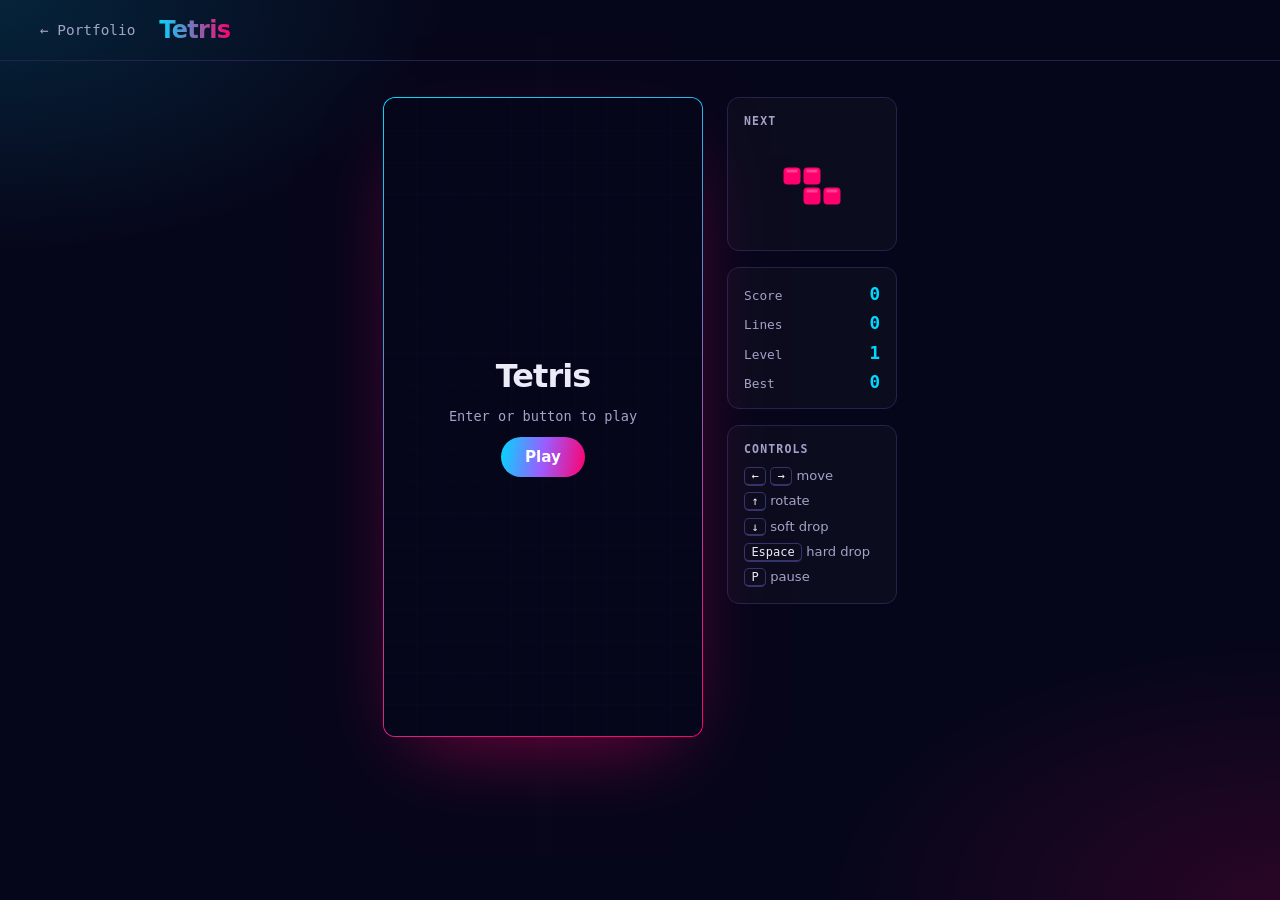
<file: tetris/index.html>
<!DOCTYPE html>
<html lang="fr">
<head>
    <meta charset="utf-8" />
    <meta name="viewport" content="width=device-width, initial-scale=1" />
    <title>Tetris · Samantha PPW</title>
    <meta name="description" content="Tetris en JavaScript natif, sans bibliothèque, par Samantha PPW." />
    <meta name="theme-color" content="#06061a" />
    <link rel="icon" href="data:image/svg+xml,%3Csvg xmlns='http://www.w3.org/2000/svg' viewBox='0 0 32 32'%3E%3Crect width='32' height='32' rx='7' fill='%2306061a'/%3E%3Cpath d='M6 18h6v6H6zM13 18h6v6h-6zM20 18h6v6h-6zM13 11h6v6h-6z' fill='%23ff006e'/%3E%3C/svg%3E" />
    <link rel="stylesheet" href="styles.css" />
    <script src="script2.js" defer></script>
</head>
<body>
    <header class="bar">
        <a href="../index.php#projets" class="back" data-i18n="back">← Portfolio</a>
        <h1>Tetris</h1>
    </header>

    <main class="game">
        <div class="board-wrap">
            <canvas id="board" width="300" height="600" role="img" aria-label="Plateau de Tetris"></canvas>
            <div class="overlay" id="overlay">
                <p class="overlay-title" id="overlayTitle">Tetris</p>
                <p class="overlay-text" id="overlayText" data-i18n="start">Entrée ou bouton pour jouer</p>
                <button type="button" class="btn" id="startBtn" data-i18n="play">Jouer</button>
            </div>
        </div>

        <aside class="side">
            <section class="panel">
                <h2 data-i18n="next">Suivante</h2>
                <canvas id="next" width="96" height="96" aria-hidden="true"></canvas>
            </section>
            <dl class="panel stats">
                <div><dt>Score</dt><dd id="score">0</dd></div>
                <div><dt data-i18n="lines">Lignes</dt><dd id="lines">0</dd></div>
                <div><dt data-i18n="level">Niveau</dt><dd id="level">1</dd></div>
                <div><dt data-i18n="best">Record</dt><dd id="best">0</dd></div>
            </dl>
            <section class="panel keys">
                <h2 data-i18n="controls">Commandes</h2>
                <ul>
                    <li><kbd>←</kbd> <kbd>→</kbd> <span data-i18n="k.move">déplacer</span></li>
                    <li><kbd>↑</kbd> <span data-i18n="k.rotate">tourner</span></li>
                    <li><kbd>↓</kbd> <span data-i18n="k.soft">descendre</span></li>
                    <li><kbd>Espace</kbd> <span data-i18n="k.drop">lâcher</span></li>
                    <li><kbd>P</kbd> <span data-i18n="k.pause">pause</span></li>
                </ul>
            </section>
        </aside>
    </main>

    <!-- Commandes tactiles (affichées seulement sur écran tactile) -->
    <div class="pad" aria-label="Commandes tactiles">
        <button type="button" data-act="left" aria-label="Gauche">←</button>
        <button type="button" data-act="rotate" aria-label="Tourner">↻</button>
        <button type="button" data-act="right" aria-label="Droite">→</button>
        <button type="button" data-act="down" aria-label="Descendre">↓</button>
        <button type="button" data-act="drop" aria-label="Lâcher">⤓</button>
        <button type="button" data-act="pause" aria-label="Pause">❚❚</button>
    </div>
</body>
</html>
</file>
<file: tetris/styles.css>
/* Tetris · mêmes couleurs que le portfolio, polices système uniquement */

:root {
    --bg: #06061a;
    --bg-2: #0b0b24;
    --line: #23234d;
    --line-2: #34346a;
    --text: #ececf8;
    --muted: #a3a3c8;
    --blue: #00d9ff;
    --magenta: #ff006e;
    --violet: #9b5cff;
    --sans: system-ui, -apple-system, "Segoe UI", Roboto, sans-serif;
    --mono: ui-monospace, "Cascadia Code", "SF Mono", Menlo, Consolas, monospace;
}

* { box-sizing: border-box; margin: 0; }

html { -webkit-text-size-adjust: 100%; }

body {
    min-height: 100vh;
    display: flex;
    flex-direction: column;
    background:
        radial-gradient(50vw 40vh at 0% 0%, rgba(0, 217, 255, .14), transparent 70%),
        radial-gradient(50vw 40vh at 100% 100%, rgba(255, 0, 110, .14), transparent 70%),
        var(--bg);
    color: var(--text);
    font: 400 1rem/1.5 var(--sans);
}

:focus-visible { outline: 2px solid var(--blue); outline-offset: 3px; }

.bar {
    display: flex;
    align-items: center;
    gap: 1.5rem;
    padding: 1rem clamp(16px, 4vw, 40px);
    border-bottom: 1px solid var(--line);
}

.back {
    color: var(--muted);
    font: 500 .9rem var(--mono);
    text-decoration: none;
}
.back:hover { color: var(--blue); }

h1 {
    font: 800 1.5rem var(--sans);
    letter-spacing: -.03em;
    background: linear-gradient(90deg, var(--blue), var(--magenta));
    -webkit-background-clip: text;
    background-clip: text;
    color: transparent;
}

.game {
    flex: 1;
    display: flex;
    justify-content: center;
    align-items: flex-start;
    gap: 1.5rem;
    padding: clamp(16px, 4vh, 40px) 16px;
}

.board-wrap {
    position: relative;
    height: min(78vh, 640px);
    aspect-ratio: 1 / 2;
}

#board {
    width: 100%;
    height: 100%;
    display: block;
    border-radius: 12px;
    background: var(--bg-2);
    border: 1px solid transparent;
    background:
        linear-gradient(var(--bg-2), var(--bg-2)) padding-box,
        linear-gradient(160deg, var(--blue), var(--magenta)) border-box;
    box-shadow: 0 30px 80px -30px rgba(255, 0, 110, .5);
}

.overlay {
    position: absolute;
    inset: 1px;
    display: grid;
    place-content: center;
    gap: .8rem;
    padding: 1rem;
    border-radius: 12px;
    background: rgba(6, 6, 26, .82);
    text-align: center;
}
.overlay[hidden] { display: none; }

.overlay-title { font: 800 2rem var(--sans); letter-spacing: -.03em; }
.overlay-text { color: var(--muted); font: .85rem var(--mono); }

.btn {
    justify-self: center;
    padding: .7rem 1.5rem;
    border: 0;
    border-radius: 999px;
    background: linear-gradient(100deg, var(--blue), var(--violet), var(--magenta));
    color: #fff;
    font: 700 .95rem var(--sans);
    cursor: pointer;
}

.side { display: grid; gap: 1rem; width: 170px; }

.panel {
    padding: 1rem;
    border: 1px solid var(--line);
    border-radius: 12px;
    background: rgba(255, 255, 255, .025);
}

.panel h2 {
    margin-bottom: .6rem;
    color: var(--muted);
    font: 600 .72rem var(--mono);
    text-transform: uppercase;
    letter-spacing: .1em;
}

#next { display: block; width: 96px; height: 96px; margin: 0 auto; }

.stats { display: grid; gap: .6rem; }
.stats div { display: flex; justify-content: space-between; align-items: baseline; }
.stats dt { color: var(--muted); font: .8rem var(--mono); }
.stats dd { font: 700 1.1rem var(--mono); color: var(--blue); }

.keys ul { display: grid; gap: .35rem; padding: 0; list-style: none; color: var(--muted); font-size: .82rem; }

kbd {
    padding: .05rem .4rem;
    border: 1px solid var(--line-2);
    border-bottom-width: 2px;
    border-radius: 5px;
    color: var(--text);
    font: .75rem var(--mono);
}

/* Pavé tactile */
.pad { display: none; }

@media (hover: none) and (pointer: coarse) {
    .keys { display: none; }
    .pad {
        position: sticky;
        bottom: 0;
        display: grid;
        grid-template-columns: repeat(3, 1fr);
        gap: .5rem;
        padding: .75rem 16px calc(.75rem + env(safe-area-inset-bottom));
        background: rgba(6, 6, 26, .9);
        border-top: 1px solid var(--line);
    }
    .pad button {
        height: 3.2rem;
        border: 1px solid var(--line-2);
        border-radius: 12px;
        background: var(--bg-2);
        color: var(--text);
        font-size: 1.3rem;
        touch-action: manipulation;
        user-select: none;
    }
    .pad button:active { border-color: var(--blue); color: var(--blue); }
}

@media (max-width: 640px) {
    .game { flex-direction: column; align-items: center; gap: 1rem; }
    .board-wrap { height: min(62vh, 560px); }
    .side { width: min(100%, 360px); grid-template-columns: auto 1fr; }
    .stats { grid-template-columns: 1fr 1fr; gap: .4rem 1rem; }
}
</file>
